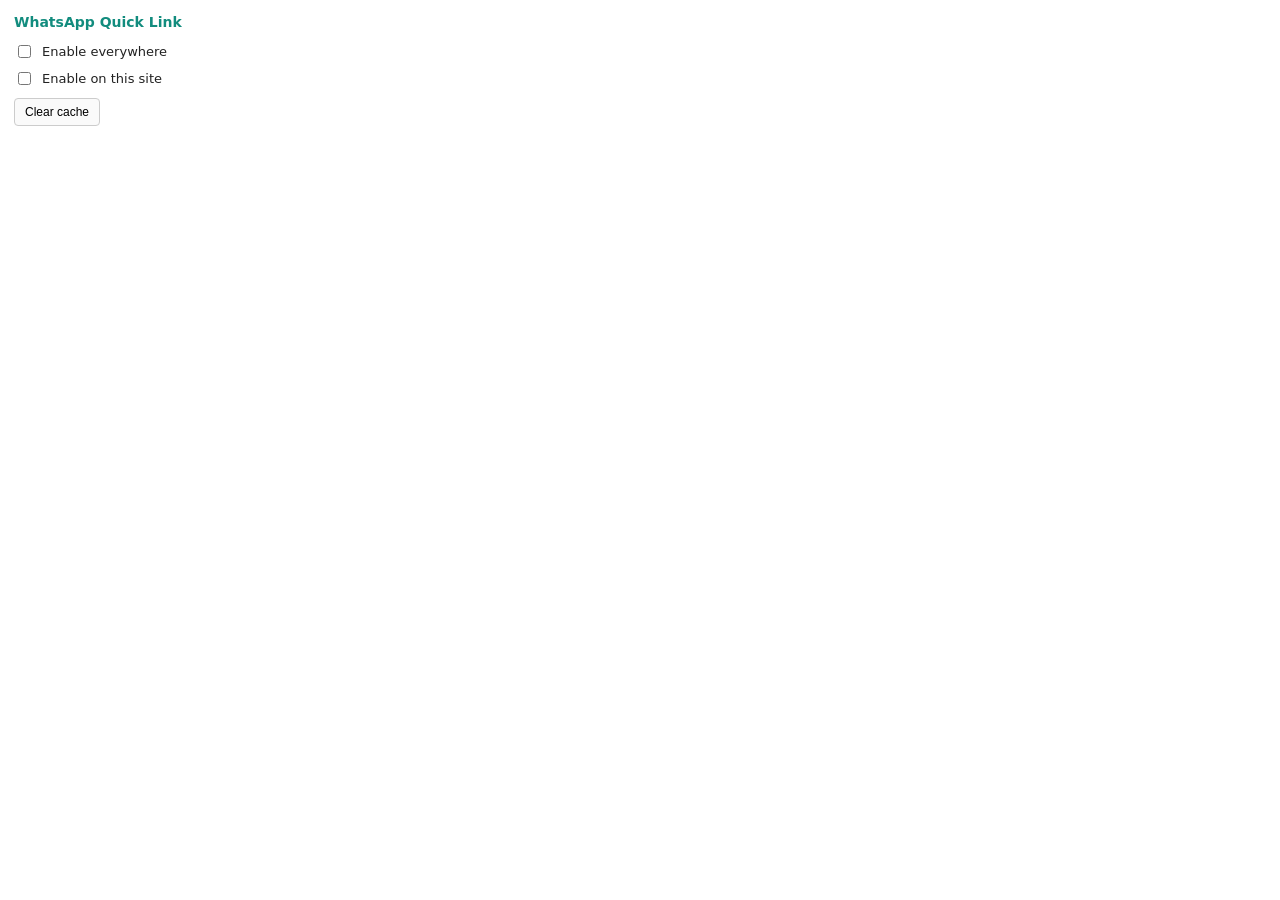
<file: popup.html>
<!doctype html>
<html>
<head>
  <meta charset="utf-8">
  <style>
    body { font-family: -apple-system, system-ui, sans-serif; width: 260px; margin: 0; padding: 14px; color: #222; }
    h1 { font-size: 14px; margin: 0 0 12px; color: #128C7E; }
    label { display: flex; align-items: center; gap: 8px; font-size: 13px; margin: 8px 0; cursor: pointer; }
    .row { display: flex; justify-content: space-between; align-items: center; margin-top: 10px; }
    button { font-size: 12px; padding: 6px 10px; border: 1px solid #ccc; background: #fafafa; border-radius: 4px; cursor: pointer; }
    button:hover { background: #f0f0f0; }
    .host { font-size: 11px; color: #666; word-break: break-all; margin-top: 4px; }
    #status { font-size: 11px; color: #128C7E; margin-top: 8px; min-height: 14px; }
  </style>
</head>
<body>
  <h1>WhatsApp Quick Link</h1>
  <label><input type="checkbox" id="globalToggle"> Enable everywhere</label>
  <label><input type="checkbox" id="siteToggle"> Enable on this site</label>
  <div class="host" id="hostLabel"></div>
  <div class="row">
    <button id="clearCache">Clear cache</button>
    <span id="status"></span>
  </div>
  <script src="popup.js"></script>
</body>
</html>
</file>
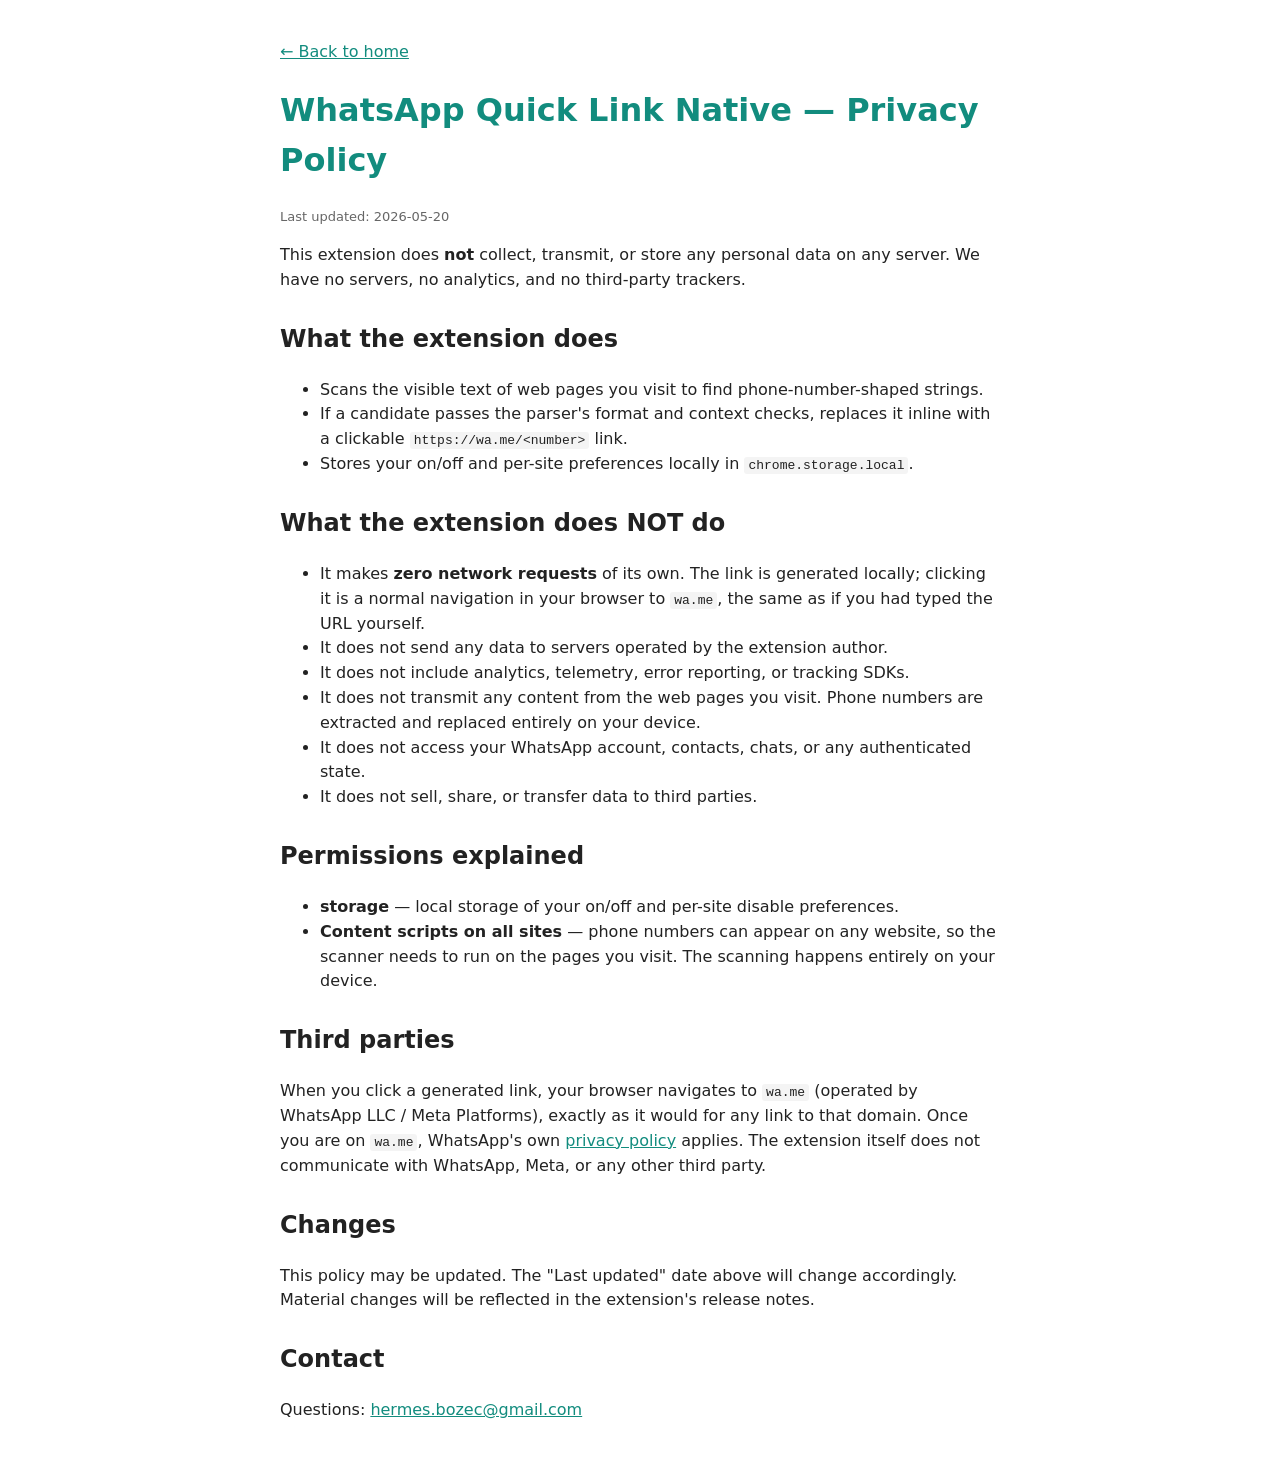
<file: docs/privacy.html>
<!doctype html>
<html lang="en">
<head>
<meta charset="utf-8">
<title>WhatsApp Quick Link Native — Privacy Policy</title>
<meta name="viewport" content="width=device-width,initial-scale=1">
<style>
  body { font-family: -apple-system, system-ui, sans-serif; max-width: 720px; margin: 40px auto; padding: 0 20px; color: #222; line-height: 1.55; }
  h1 { color: #128C7E; }
  h2 { margin-top: 28px; }
  code { background: #f4f4f4; padding: 1px 4px; border-radius: 3px; }
  .updated { color: #666; font-size: 13px; }
  a { color: #128C7E; }
</style>
</head>
<body>
<p><a href="./">&larr; Back to home</a></p>
<h1>WhatsApp Quick Link Native — Privacy Policy</h1>
<p class="updated">Last updated: 2026-05-20</p>

<p>This extension does <strong>not</strong> collect, transmit, or store any personal data on any server. We have no servers, no analytics, and no third-party trackers.</p>

<h2>What the extension does</h2>
<ul>
  <li>Scans the visible text of web pages you visit to find phone-number-shaped strings.</li>
  <li>If a candidate passes the parser's format and context checks, replaces it inline with a clickable <code>https://wa.me/&lt;number&gt;</code> link.</li>
  <li>Stores your on/off and per-site preferences locally in <code>chrome.storage.local</code>.</li>
</ul>

<h2>What the extension does NOT do</h2>
<ul>
  <li>It makes <strong>zero network requests</strong> of its own. The link is generated locally; clicking it is a normal navigation in your browser to <code>wa.me</code>, the same as if you had typed the URL yourself.</li>
  <li>It does not send any data to servers operated by the extension author.</li>
  <li>It does not include analytics, telemetry, error reporting, or tracking SDKs.</li>
  <li>It does not transmit any content from the web pages you visit. Phone numbers are extracted and replaced entirely on your device.</li>
  <li>It does not access your WhatsApp account, contacts, chats, or any authenticated state.</li>
  <li>It does not sell, share, or transfer data to third parties.</li>
</ul>

<h2>Permissions explained</h2>
<ul>
  <li><strong>storage</strong> — local storage of your on/off and per-site disable preferences.</li>
  <li><strong>Content scripts on all sites</strong> — phone numbers can appear on any website, so the scanner needs to run on the pages you visit. The scanning happens entirely on your device.</li>
</ul>

<h2>Third parties</h2>
<p>When you click a generated link, your browser navigates to <code>wa.me</code> (operated by WhatsApp LLC / Meta Platforms), exactly as it would for any link to that domain. Once you are on <code>wa.me</code>, WhatsApp's own <a href="https://www.whatsapp.com/legal/privacy-policy">privacy policy</a> applies. The extension itself does not communicate with WhatsApp, Meta, or any other third party.</p>

<h2>Changes</h2>
<p>This policy may be updated. The "Last updated" date above will change accordingly. Material changes will be reflected in the extension's release notes.</p>

<h2>Contact</h2>
<p>Questions: <a href="mailto:hermes.bozec@gmail.com">hermes.bozec@gmail.com</a></p>
</body>
</html>
</file>
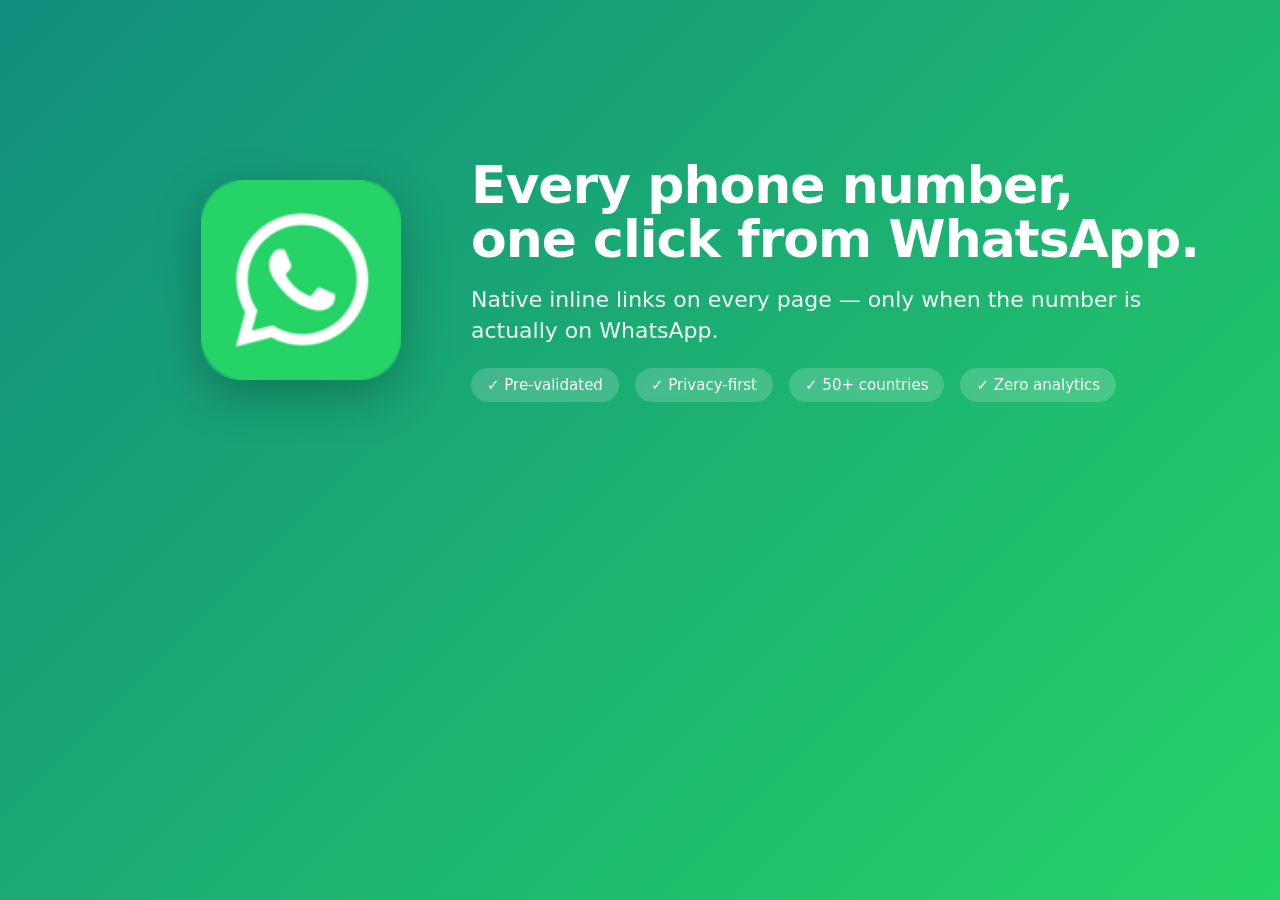
<file: store-assets/marquee-tile.html>
<!doctype html>
<html>
<head>
<style>
  html, body { margin: 0; height: 100%; }
  body {
    width: 1400px; height: 560px;
    background: linear-gradient(135deg, #128C7E 0%, #25D366 100%);
    color: white; font-family: -apple-system, system-ui, "Segoe UI", Roboto, sans-serif;
    display: flex; align-items: center; justify-content: center;
    padding: 60px; box-sizing: border-box;
  }
  .stage { display: flex; align-items: center; gap: 70px; max-width: 1200px; }
  .logo { width: 200px; height: 200px; border-radius: 38px; box-shadow: 0 16px 48px rgba(0,0,0,0.25); flex-shrink: 0; }
  .text { flex: 1; }
  h1 { font-size: 52px; margin: 0 0 18px; font-weight: 700; letter-spacing: -1px; line-height: 1.05; }
  p { font-size: 22px; margin: 0 0 22px; opacity: 0.95; line-height: 1.4; max-width: 680px; }
  .badges { display: flex; gap: 16px; flex-wrap: wrap; }
  .badge { background: rgba(255,255,255,0.18); padding: 8px 16px; border-radius: 999px; font-size: 15px; font-weight: 500; backdrop-filter: blur(4px); }
</style>
</head>
<body>
  <div class="stage">
    <img class="logo" src="../icons/icon128.png" alt="">
    <div class="text">
      <h1>Every phone number,<br>one click from WhatsApp.</h1>
      <p>Native inline links on every page — only when the number is actually on WhatsApp.</p>
      <div class="badges">
        <div class="badge">✓ Pre-validated</div>
        <div class="badge">✓ Privacy-first</div>
        <div class="badge">✓ 50+ countries</div>
        <div class="badge">✓ Zero analytics</div>
      </div>
    </div>
  </div>
</body>
</html>
</file>
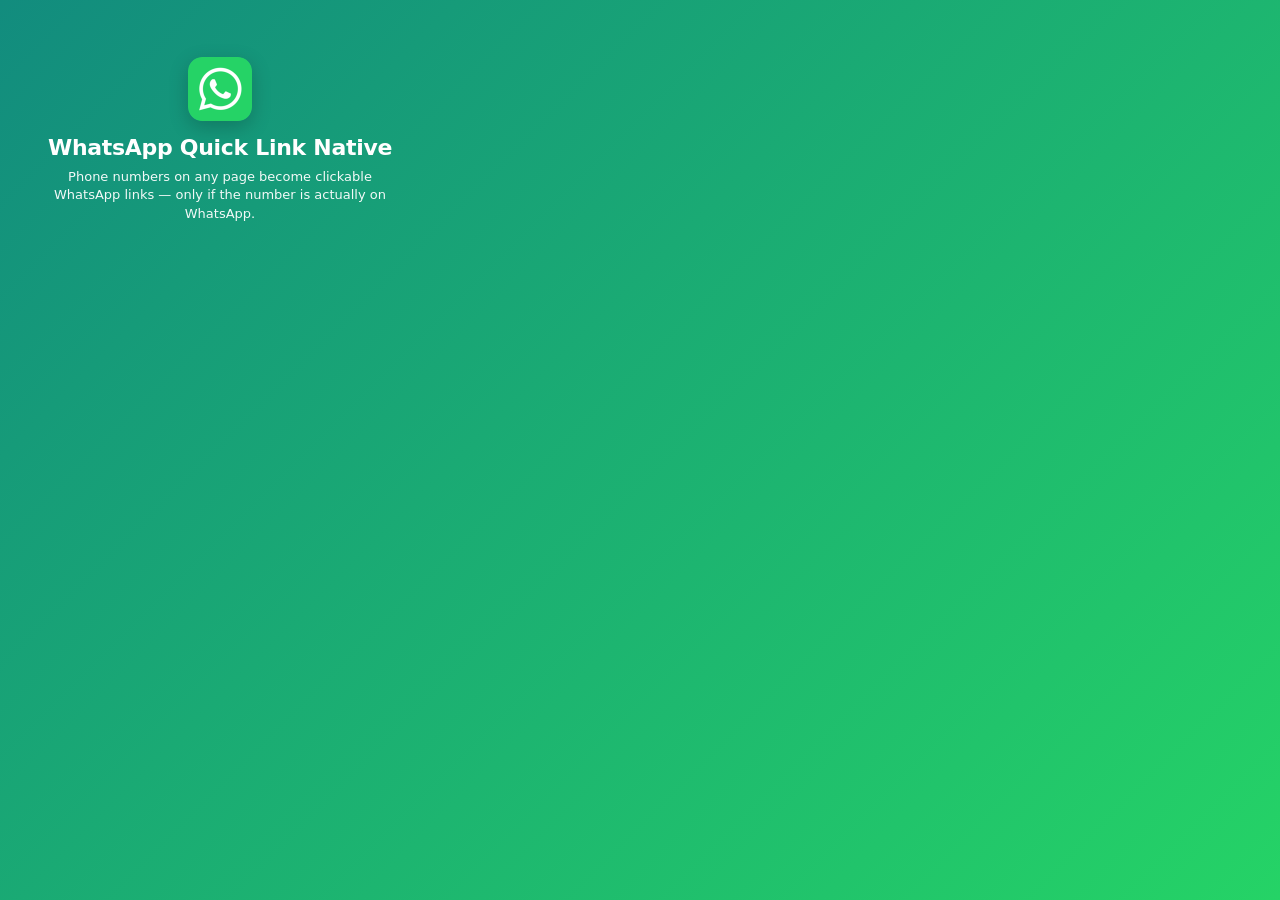
<file: store-assets/promo-tile.html>
<!doctype html>
<html>
<head>
<style>
  html, body { margin: 0; height: 100%; }
  body {
    width: 440px; height: 280px;
    background: linear-gradient(135deg, #128C7E 0%, #25D366 100%);
    color: white; font-family: -apple-system, system-ui, sans-serif;
    display: flex; flex-direction: column; justify-content: center; align-items: center;
    text-align: center; padding: 20px; box-sizing: border-box;
  }
  img { width: 64px; height: 64px; border-radius: 14px; margin-bottom: 14px; box-shadow: 0 6px 20px rgba(0,0,0,0.2); }
  h1 { font-size: 22px; margin: 0 0 8px; font-weight: 700; letter-spacing: -0.3px; }
  p { font-size: 13px; margin: 0; opacity: 0.95; line-height: 1.4; max-width: 360px; }
</style>
</head>
<body>
  <img src="../icons/icon128.png" alt="">
  <h1>WhatsApp Quick Link Native</h1>
  <p>Phone numbers on any page become clickable WhatsApp links — only if the number is actually on WhatsApp.</p>
</body>
</html>
</file>
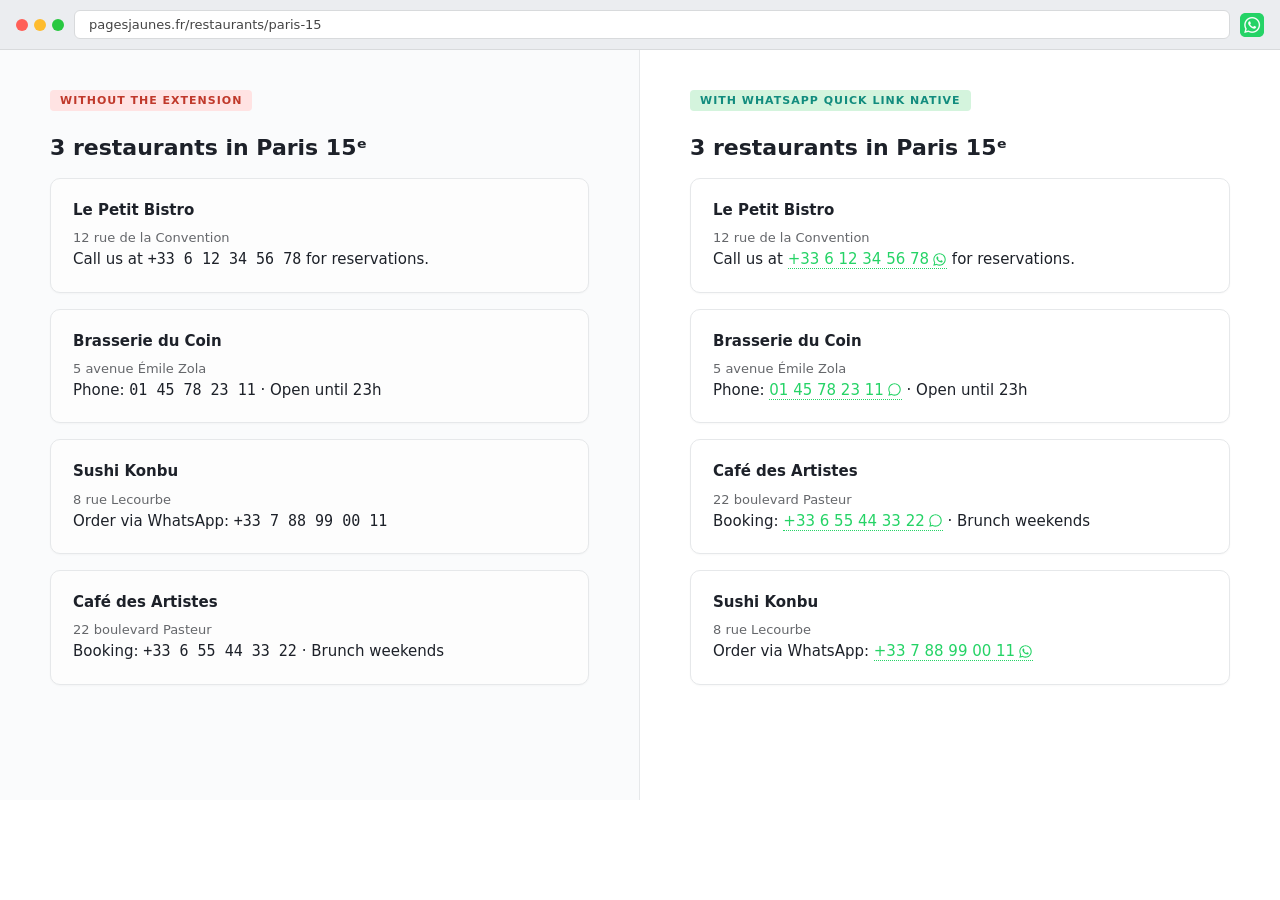
<file: store-assets/screenshot-demo.html>
<!doctype html>
<html lang="en">
<head>
<meta charset="utf-8">
<title>WhatsApp Quick Link — Demo</title>
<style>
  * { box-sizing: border-box; }
  html, body { margin: 0; height: 100%; }
  body { font-family: -apple-system, system-ui, "Segoe UI", Roboto, sans-serif; background: white; color: #1d2129; }
  .browser {
    width: 1280px; height: 800px; background: white;
    display: flex; flex-direction: column; overflow: hidden;
  }
  .wrap { flex: 1; display: flex; }
  .layout { flex: 1; }
  .pane { display: flex; flex-direction: column; align-items: stretch; }
  .pane .label { align-self: flex-start; }
  .chrome {
    background: #ebedf0; padding: 10px 16px; display: flex; align-items: center; gap: 10px;
    border-bottom: 1px solid #d8dadc;
  }
  .dots { display: flex; gap: 6px; }
  .dot { width: 12px; height: 12px; border-radius: 50%; background: #ddd; }
  .dot.r { background: #ff5f57; } .dot.y { background: #febc2e; } .dot.g { background: #28c840; }
  .url { flex: 1; background: white; padding: 6px 14px; border-radius: 6px; font-size: 13px; color: #444; border: 1px solid #d8dadc; }
  .extension-icon {
    width: 24px; height: 24px; border-radius: 4px;
  }
  .layout { flex: 1; display: grid; grid-template-columns: 1fr 1fr; gap: 0; }
  .pane { padding: 40px 50px; overflow: hidden; }
  .pane.before { background: #fafbfc; border-right: 1px solid #e6e8ea; }
  .pane.after { background: white; }
  .label {
    display: inline-block; font-size: 11px; font-weight: 600;
    text-transform: uppercase; letter-spacing: 1px;
    padding: 4px 10px; border-radius: 4px; margin-bottom: 24px;
  }
  .label.before { background: #ffe3e3; color: #c0392b; }
  .label.after { background: #d4f4dd; color: #128C7E; }
  h2 { font-size: 22px; margin: 0 0 18px; color: #1d2129; }
  .card {
    background: white; border: 1px solid #e6e8ea; border-radius: 10px;
    padding: 20px 22px; margin-bottom: 16px; font-size: 15px; line-height: 1.55;
    box-shadow: 0 1px 2px rgba(0,0,0,0.03);
  }
  .pane.before .card { background: #fdfdfd; }
  .card-title { font-weight: 600; margin-bottom: 6px; color: #1d2129; }
  .card-meta { color: #65676b; font-size: 13px; }
  .phone { font-family: -apple-system, ui-monospace, monospace; }

  /* Extension styles, copied from the actual extension's styles.css */
  a.wa-quick-link {
    color: #25D366; text-decoration: none;
    border-bottom: 1px dotted #25D366; cursor: pointer; font-weight: 500;
  }
  svg.wa-quick-link-icon {
    display: inline-block; width: 1em; height: 1em;
    vertical-align: -0.15em; margin-left: 0.2em;
    color: #25D366; fill: currentColor;
  }

  .headline {
    position: absolute; top: 50%; left: 50%; transform: translate(-50%, -50%);
    background: rgba(255,255,255,0.97); padding: 18px 36px; border-radius: 999px;
    font-size: 18px; font-weight: 600; color: #128C7E;
    box-shadow: 0 8px 28px rgba(0,0,0,0.12);
    border: 1px solid #d4f4dd; z-index: 2;
    display: none; /* enabled in second screenshot */
  }
  .wrap { position: relative; }
</style>
</head>
<body>
<div class="browser">
  <div class="chrome">
    <div class="dots"><div class="dot r"></div><div class="dot y"></div><div class="dot g"></div></div>
    <div class="url">pagesjaunes.fr/restaurants/paris-15</div>
    <img class="extension-icon" src="../icons/icon48.png" alt="">
  </div>
  <div class="wrap">
    <div class="layout">
      <div class="pane before">
        <span class="label before">Without the extension</span>
        <h2>3 restaurants in Paris 15ᵉ</h2>
        <div class="card">
          <div class="card-title">Le Petit Bistro</div>
          <div class="card-meta">12 rue de la Convention</div>
          <div>Call us at <span class="phone">+33 6 12 34 56 78</span> for reservations.</div>
        </div>
        <div class="card">
          <div class="card-title">Brasserie du Coin</div>
          <div class="card-meta">5 avenue Émile Zola</div>
          <div>Phone: <span class="phone">01 45 78 23 11</span> · Open until 23h</div>
        </div>
        <div class="card">
          <div class="card-title">Sushi Konbu</div>
          <div class="card-meta">8 rue Lecourbe</div>
          <div>Order via WhatsApp: <span class="phone">+33 7 88 99 00 11</span></div>
        </div>
        <div class="card">
          <div class="card-title">Café des Artistes</div>
          <div class="card-meta">22 boulevard Pasteur</div>
          <div>Booking: <span class="phone">+33 6 55 44 33 22</span> · Brunch weekends</div>
        </div>
      </div>

      <div class="pane after">
        <span class="label after">With WhatsApp Quick Link Native</span>
        <h2>3 restaurants in Paris 15ᵉ</h2>
        <div class="card">
          <div class="card-title">Le Petit Bistro</div>
          <div class="card-meta">12 rue de la Convention</div>
          <div>Call us at <a class="wa-quick-link" href="https://wa.me/33612345678">+33 6 12 34 56 78<svg class="wa-quick-link-icon" viewBox="0 0 24 24" aria-hidden="true"><path fill="currentColor" d="M19.05 4.91A9.816 9.816 0 0 0 12.04 2c-5.46 0-9.91 4.45-9.91 9.91 0 1.75.46 3.45 1.32 4.95L2.05 22l5.25-1.38a9.91 9.91 0 0 0 4.74 1.21h.01c5.46 0 9.91-4.45 9.91-9.91 0-2.65-1.03-5.14-2.91-7.01zM12.04 20.15c-1.48 0-2.93-.4-4.2-1.15l-.3-.18-3.12.82.83-3.04-.2-.31a8.264 8.264 0 0 1-1.26-4.38c0-4.54 3.7-8.24 8.24-8.24 2.2 0 4.27.86 5.82 2.42a8.183 8.183 0 0 1 2.41 5.83c.02 4.54-3.68 8.23-8.22 8.23zm4.52-6.16c-.25-.12-1.47-.72-1.69-.81-.23-.08-.39-.12-.56.12-.17.25-.64.81-.78.97-.14.17-.29.19-.54.06-.25-.12-1.05-.39-1.99-1.23-.74-.66-1.23-1.47-1.38-1.72-.14-.25-.02-.38.11-.51.11-.11.25-.29.37-.43.12-.14.17-.25.25-.41.08-.17.04-.31-.02-.43-.06-.12-.56-1.34-.76-1.84-.2-.48-.41-.42-.56-.43h-.48c-.17 0-.43.06-.66.31-.22.25-.86.85-.86 2.07 0 1.22.89 2.4 1.01 2.56.12.17 1.75 2.67 4.23 3.74.59.26 1.05.41 1.41.52.59.19 1.13.16 1.56.1.48-.07 1.47-.6 1.67-1.18.21-.58.21-1.07.14-1.18s-.22-.16-.47-.28z"/></svg></a> for reservations.</div>
        </div>
        <div class="card">
          <div class="card-title">Brasserie du Coin</div>
          <div class="card-meta">5 avenue Émile Zola</div>
          <div>Phone: <a class="wa-quick-link" href="https://wa.me/33145782311">01 45 78 23 11<svg class="wa-quick-link-icon" viewBox="0 0 24 24" aria-hidden="true"><path fill="currentColor" d="M19.05 4.91A9.816 9.816 0 0 0 12.04 2c-5.46 0-9.91 4.45-9.91 9.91 0 1.75.46 3.45 1.32 4.95L2.05 22l5.25-1.38a9.91 9.91 0 0 0 4.74 1.21h.01c5.46 0 9.91-4.45 9.91-9.91 0-2.65-1.03-5.14-2.91-7.01zM12.04 20.15c-1.48 0-2.93-.4-4.2-1.15l-.3-.18-3.12.82.83-3.04-.2-.31a8.264 8.264 0 0 1-1.26-4.38c0-4.54 3.7-8.24 8.24-8.24 2.2 0 4.27.86 5.82 2.42a8.183 8.183 0 0 1 2.41 5.83c.02 4.54-3.68 8.23-8.22 8.23z"/></svg></a> · Open until 23h</div>
        </div>
        <div class="card">
          <div class="card-title">Café des Artistes</div>
          <div class="card-meta">22 boulevard Pasteur</div>
          <div>Booking: <a class="wa-quick-link" href="https://wa.me/33655443322">+33 6 55 44 33 22<svg class="wa-quick-link-icon" viewBox="0 0 24 24" aria-hidden="true"><path fill="currentColor" d="M19.05 4.91A9.816 9.816 0 0 0 12.04 2c-5.46 0-9.91 4.45-9.91 9.91 0 1.75.46 3.45 1.32 4.95L2.05 22l5.25-1.38a9.91 9.91 0 0 0 4.74 1.21h.01c5.46 0 9.91-4.45 9.91-9.91 0-2.65-1.03-5.14-2.91-7.01zM12.04 20.15c-1.48 0-2.93-.4-4.2-1.15l-.3-.18-3.12.82.83-3.04-.2-.31a8.264 8.264 0 0 1-1.26-4.38c0-4.54 3.7-8.24 8.24-8.24 2.2 0 4.27.86 5.82 2.42a8.183 8.183 0 0 1 2.41 5.83c.02 4.54-3.68 8.23-8.22 8.23z"/></svg></a> · Brunch weekends</div>
        </div>
        <div class="card">
          <div class="card-title">Sushi Konbu</div>
          <div class="card-meta">8 rue Lecourbe</div>
          <div>Order via WhatsApp: <a class="wa-quick-link" href="https://wa.me/33788990011">+33 7 88 99 00 11<svg class="wa-quick-link-icon" viewBox="0 0 24 24" aria-hidden="true"><path fill="currentColor" d="M19.05 4.91A9.816 9.816 0 0 0 12.04 2c-5.46 0-9.91 4.45-9.91 9.91 0 1.75.46 3.45 1.32 4.95L2.05 22l5.25-1.38a9.91 9.91 0 0 0 4.74 1.21h.01c5.46 0 9.91-4.45 9.91-9.91 0-2.65-1.03-5.14-2.91-7.01zM12.04 20.15c-1.48 0-2.93-.4-4.2-1.15l-.3-.18-3.12.82.83-3.04-.2-.31a8.264 8.264 0 0 1-1.26-4.38c0-4.54 3.7-8.24 8.24-8.24 2.2 0 4.27.86 5.82 2.42a8.183 8.183 0 0 1 2.41 5.83c.02 4.54-3.68 8.23-8.22 8.23zm4.52-6.16c-.25-.12-1.47-.72-1.69-.81-.23-.08-.39-.12-.56.12-.17.25-.64.81-.78.97-.14.17-.29.19-.54.06-.25-.12-1.05-.39-1.99-1.23-.74-.66-1.23-1.47-1.38-1.72-.14-.25-.02-.38.11-.51.11-.11.25-.29.37-.43.12-.14.17-.25.25-.41.08-.17.04-.31-.02-.43-.06-.12-.56-1.34-.76-1.84-.2-.48-.41-.42-.56-.43h-.48c-.17 0-.43.06-.66.31-.22.25-.86.85-.86 2.07 0 1.22.89 2.4 1.01 2.56.12.17 1.75 2.67 4.23 3.74.59.26 1.05.41 1.41.52.59.19 1.13.16 1.56.1.48-.07 1.47-.6 1.67-1.18.21-.58.21-1.07.14-1.18s-.22-.16-.47-.28z"/></svg></a></div>
        </div>
      </div>
    </div>
  </div>
</div>
</body>
</html>
</file>
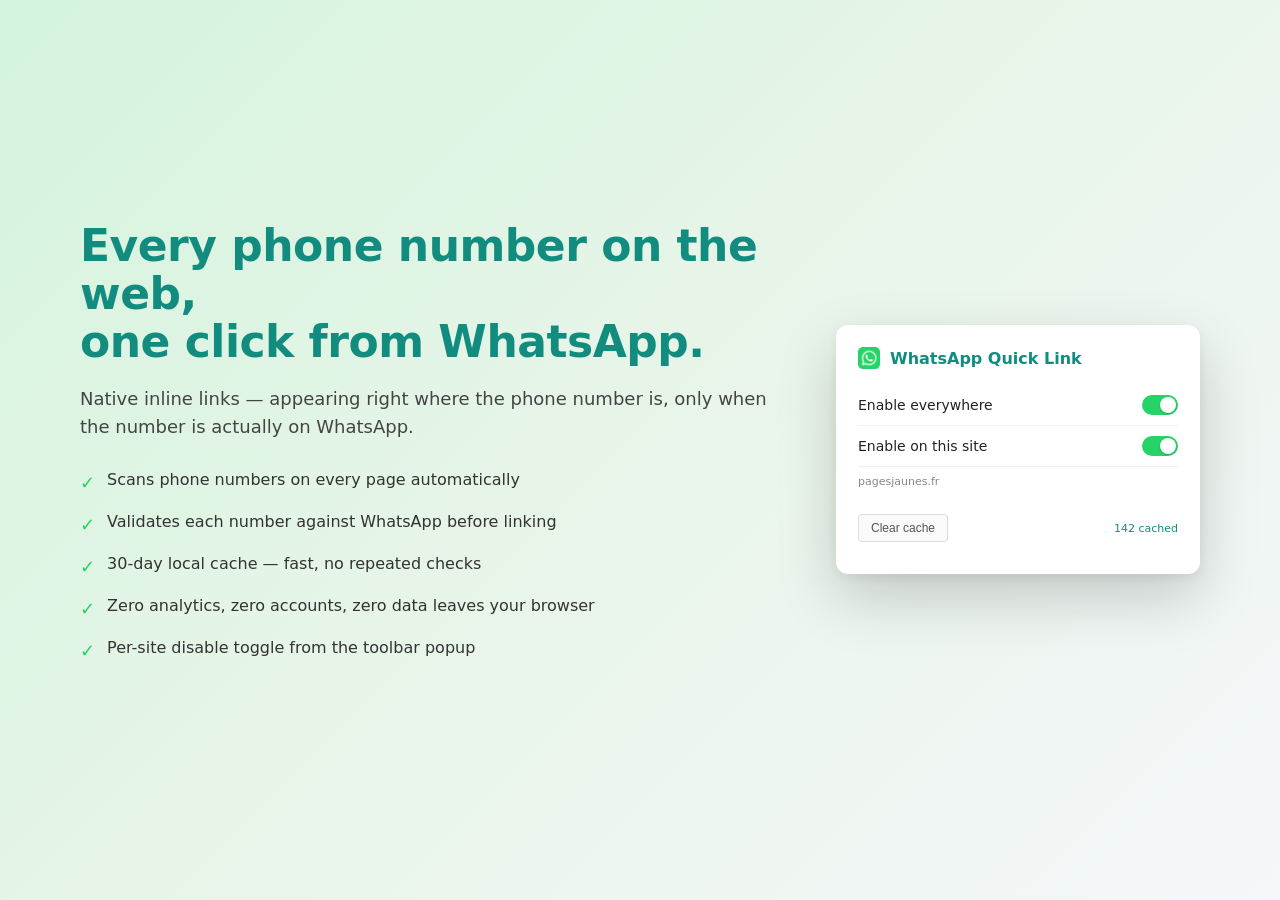
<file: store-assets/screenshot2-popup.html>
<!doctype html>
<html lang="en">
<head>
<meta charset="utf-8">
<style>
  html, body { margin: 0; height: 100%; font-family: -apple-system, system-ui, "Segoe UI", Roboto, sans-serif; }
  body { background: linear-gradient(135deg, #d4f4dd 0%, #e8f5e9 50%, #f5f7fa 100%); display: flex; align-items: center; justify-content: center; }
  .stage { display: flex; gap: 60px; align-items: center; max-width: 1180px; padding: 50px 80px; }
  .text { flex: 1; }
  h1 { font-size: 44px; margin: 0 0 18px; color: #128C7E; line-height: 1.1; letter-spacing: -0.5px; }
  .sub { font-size: 18px; line-height: 1.55; color: #444; margin-bottom: 28px; }
  ul { padding: 0; margin: 0; list-style: none; }
  li { display: flex; gap: 12px; align-items: flex-start; margin-bottom: 14px; font-size: 16px; color: #333; line-height: 1.5; }
  .check { color: #25D366; font-weight: 700; font-size: 18px; margin-top: 1px; flex-shrink: 0; }
  .popup-wrap { flex-shrink: 0; }
  .popup {
    width: 320px; background: white; border-radius: 12px;
    box-shadow: 0 24px 60px rgba(0,0,0,0.18), 0 4px 12px rgba(0,0,0,0.06);
    padding: 22px; color: #222;
  }
  .popup h2 { font-size: 16px; margin: 0 0 16px; color: #128C7E; display: flex; align-items: center; gap: 10px; }
  .popup h2 img { width: 22px; height: 22px; border-radius: 4px; }
  .row { display: flex; align-items: center; justify-content: space-between; padding: 10px 0; border-bottom: 1px solid #f0f0f0; font-size: 14px; }
  .row:last-of-type { border-bottom: 0; }
  .toggle { width: 36px; height: 20px; background: #25D366; border-radius: 10px; position: relative; }
  .toggle::after { content: ''; position: absolute; right: 2px; top: 2px; width: 16px; height: 16px; background: white; border-radius: 50%; box-shadow: 0 1px 2px rgba(0,0,0,0.2); }
  .toggle.off { background: #ccc; }
  .toggle.off::after { left: 2px; right: auto; }
  .host { font-size: 11px; color: #888; margin: 8px 0 16px; }
  .clear-btn { font-size: 12px; padding: 6px 12px; border: 1px solid #ddd; border-radius: 4px; background: #fafafa; color: #555; }
  .arrow { font-size: 60px; color: #25D366; opacity: 0.4; margin: 0 -10px; }
</style>
</head>
<body>
<div class="stage">
  <div class="text">
    <h1>Every phone number on the web,<br>one click from WhatsApp.</h1>
    <p class="sub">Native inline links — appearing right where the phone number is, only when the number is actually on WhatsApp.</p>
    <ul>
      <li><span class="check">✓</span><span>Scans phone numbers on every page automatically</span></li>
      <li><span class="check">✓</span><span>Validates each number against WhatsApp before linking</span></li>
      <li><span class="check">✓</span><span>30-day local cache — fast, no repeated checks</span></li>
      <li><span class="check">✓</span><span>Zero analytics, zero accounts, zero data leaves your browser</span></li>
      <li><span class="check">✓</span><span>Per-site disable toggle from the toolbar popup</span></li>
    </ul>
  </div>
  <div class="popup-wrap">
    <div class="popup">
      <h2><img src="../icons/icon48.png" alt=""> WhatsApp Quick Link</h2>
      <div class="row"><span>Enable everywhere</span><div class="toggle"></div></div>
      <div class="row"><span>Enable on this site</span><div class="toggle"></div></div>
      <div class="host">pagesjaunes.fr</div>
      <div class="row" style="border:0"><button class="clear-btn">Clear cache</button><span style="font-size:11px;color:#128C7E">142 cached</span></div>
    </div>
  </div>
</div>
</body>
</html>
</file>
